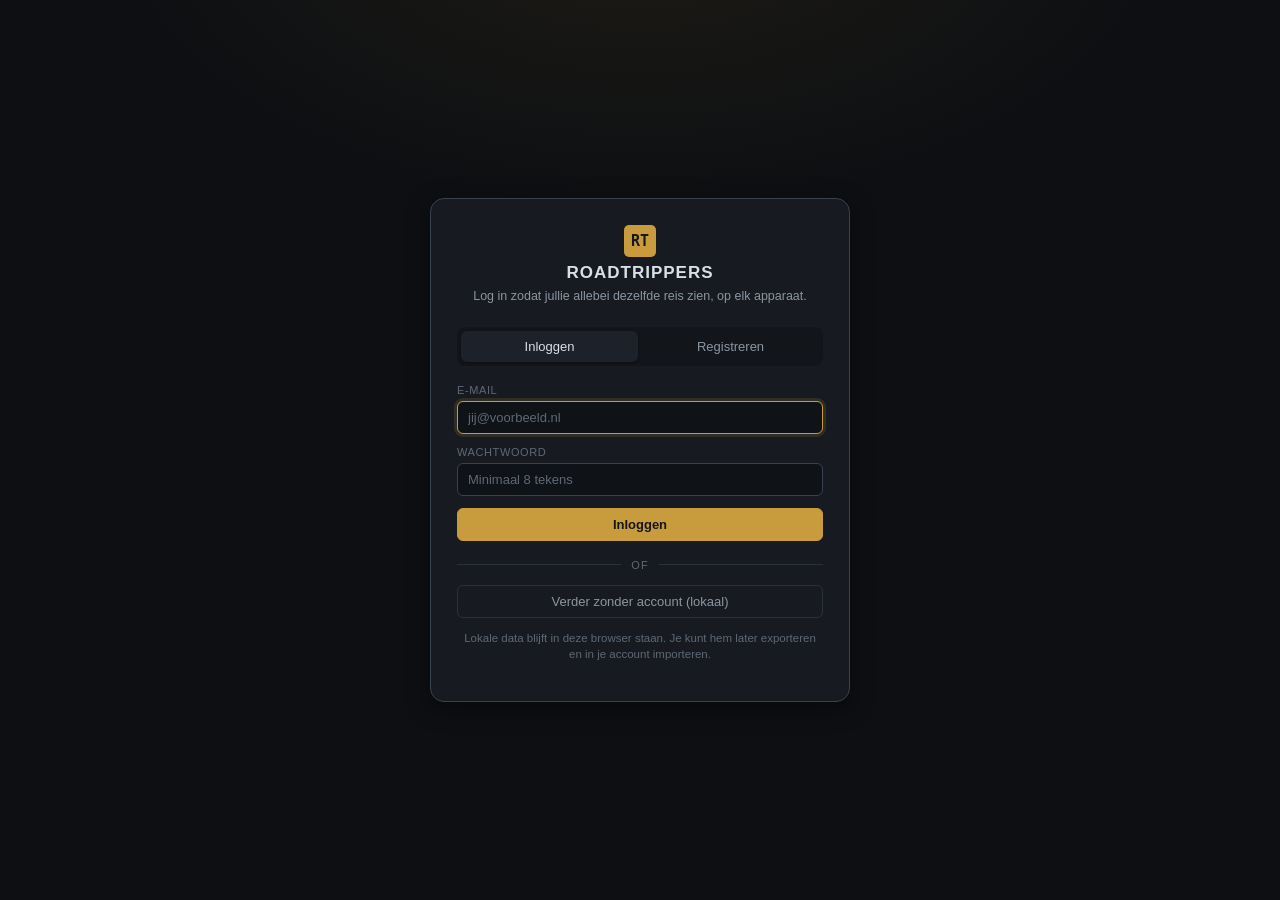
<file: index.html>
<!doctype html>
<html lang="nl">
<head>
  <meta charset="utf-8">
  <meta name="viewport" content="width=device-width, initial-scale=1, viewport-fit=cover">
  <title>Roadtrippers</title>
  <meta name="description" content="Roadtrip-planner voor twee: kaart, route, activiteiten, campings, gear, eten, budget en logboek.">
  <meta name="theme-color" content="#0d0f12">
  <meta name="apple-mobile-web-app-capable" content="yes">
  <meta name="apple-mobile-web-app-status-bar-style" content="black-translucent">

  <link rel="icon" href="data:image/svg+xml,%3Csvg xmlns='http://www.w3.org/2000/svg' viewBox='0 0 32 32'%3E%3Crect width='32' height='32' rx='6' fill='%23c89b3c'/%3E%3Ctext x='16' y='22' font-family='monospace' font-size='16' font-weight='bold' text-anchor='middle' fill='%2316181c'%3ERT%3C/text%3E%3C/svg%3E">

  <link rel="stylesheet" href="css/base.css">
  <link rel="stylesheet" href="css/views.css">
  <link rel="stylesheet" href="css/tarkov.css">

  <style>
    .boot {
      min-height: 100vh; display: grid; place-items: center;
      color: #5e6875; font-size: 13px; letter-spacing: 2px; text-transform: uppercase;
    }
    .boot__mark {
      width: 34px; height: 34px; margin: 0 auto 14px;
      display: grid; place-items: center; border-radius: 7px;
      background: #c89b3c; color: #16181c;
      font-family: monospace; font-size: 16px; font-weight: 800;
      animation: bootpulse 1.2s ease-in-out infinite;
    }
    @keyframes bootpulse { 0%,100% { opacity: 1; } 50% { opacity: .35; } }
  </style>
</head>
<body>

  <div id="app">
    <div class="boot">
      <div>
        <div class="boot__mark">RT</div>
        <div>Roadtrippers laden…</div>
      </div>
    </div>
  </div>

  <div id="toasts"></div>

  <!-- instellingen eerst -->
  <script src="config.js"></script>

  <!-- kern -->
  <script src="js/core.js"></script>
  <script src="js/store.js"></script>
  <script src="js/cloud.js"></script>
  <script src="js/model.js"></script>
  <script src="js/ui.js"></script>

  <!-- tabs, in de volgorde waarin ze in de balk staan -->
  <script src="js/tab-map.js"></script>
  <script src="js/tab-route.js"></script>
  <script src="js/tab-activities.js"></script>
  <script src="js/tab-campsites.js"></script>
  <script src="js/tab-gear.js"></script>
  <script src="js/tab-food.js"></script>
  <script src="js/tab-budget.js"></script>
  <script src="js/tab-log.js"></script>

  <script src="js/app.js"></script>
</body>
</html>
</file>
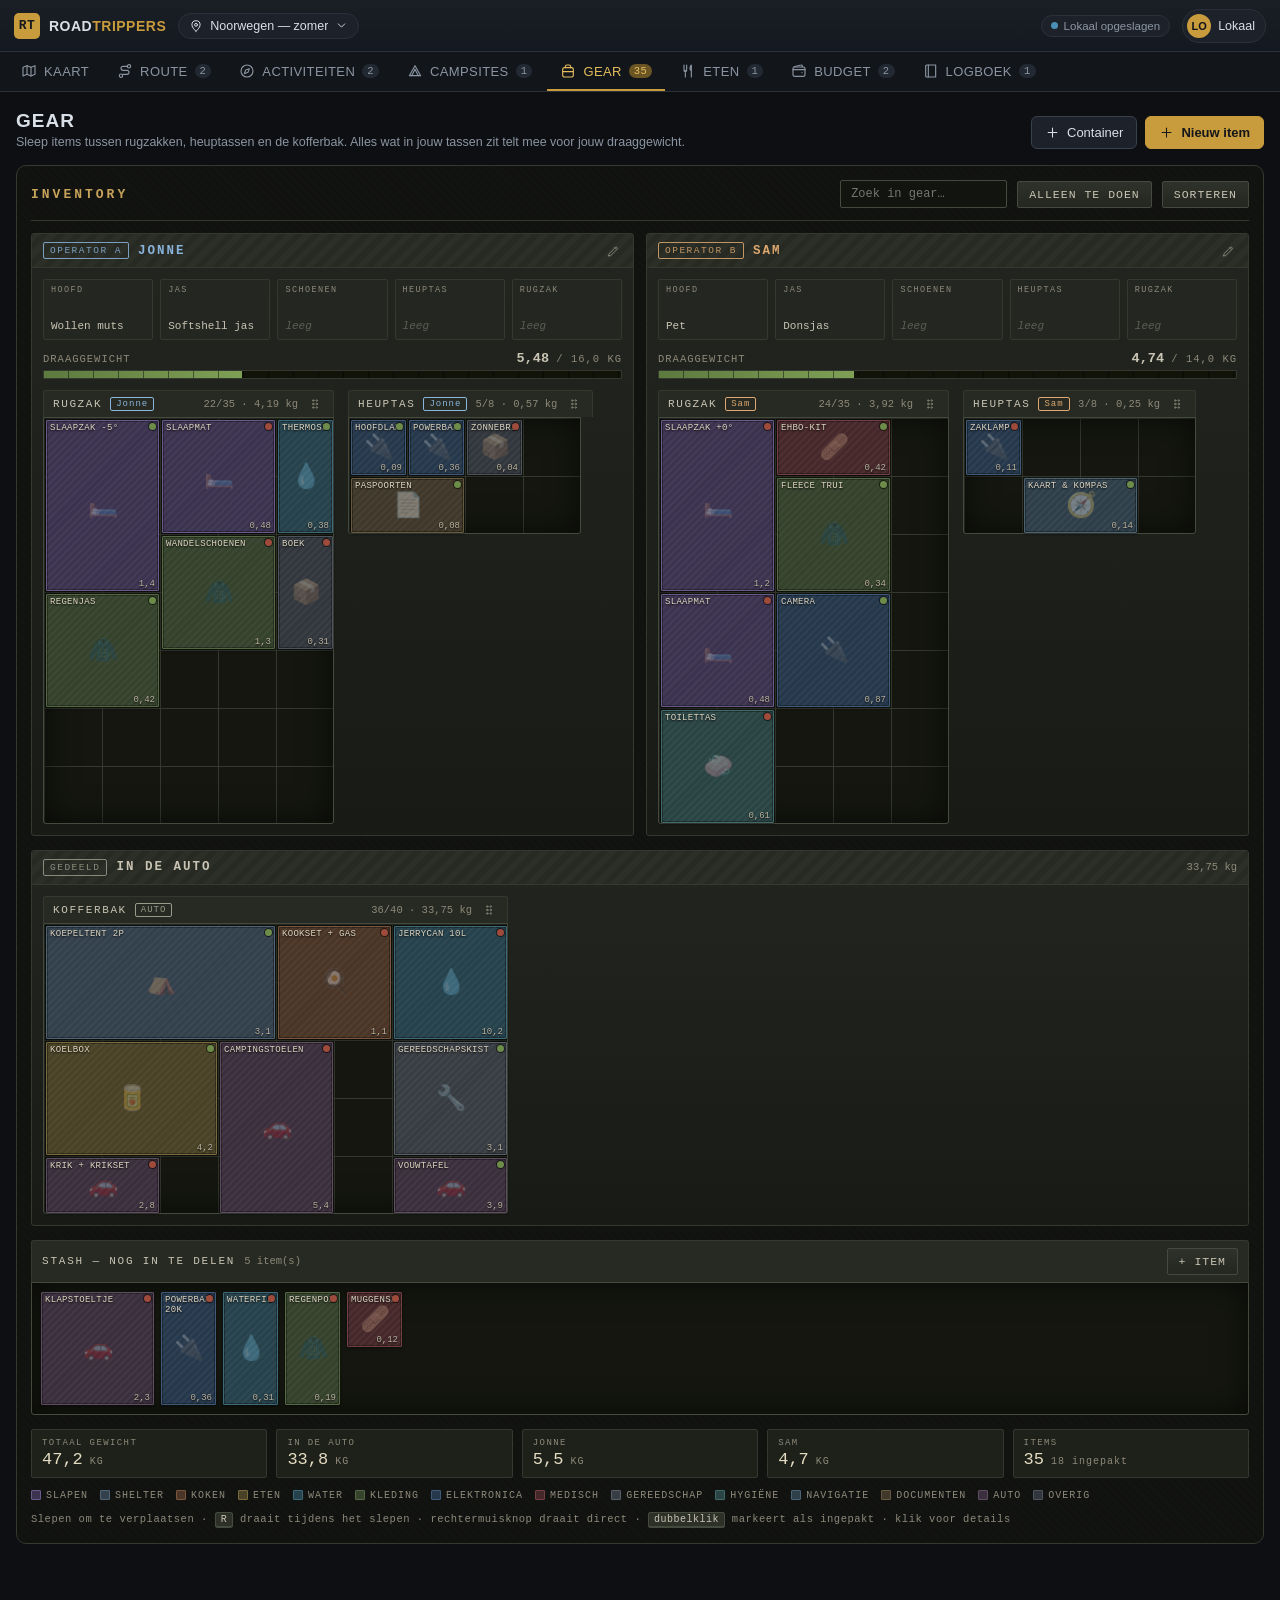
<file: dev/preview.html>
<!doctype html>
<html lang="nl">
<head>
  <meta charset="utf-8">
  <meta name="viewport" content="width=device-width, initial-scale=1">
  <title>Roadtrippers — preview</title>
  <link rel="stylesheet" href="../css/base.css">
  <link rel="stylesheet" href="../css/views.css">
  <link rel="stylesheet" href="../css/tarkov.css">
</head>
<body>
  <!--
    Ontwikkel-preview: vult de app met voorbeelddata (in het geheugen,
    los van je echte reis) en springt direct naar een tab.
    Gebruik:  preview.html?tab=gear
  -->
  <div id="app"></div>
  <div id="toasts"></div>

  <script src="../config.js"></script>
  <script src="../js/core.js"></script>
  <script src="../js/store.js"></script>
  <script src="../js/cloud.js"></script>
  <script src="../js/model.js"></script>
  <script src="../js/ui.js"></script>
  <script src="../js/tab-map.js"></script>
  <script src="../js/tab-route.js"></script>
  <script src="../js/tab-activities.js"></script>
  <script src="../js/tab-campsites.js"></script>
  <script src="../js/tab-gear.js"></script>
  <script src="../js/tab-food.js"></script>
  <script src="../js/tab-budget.js"></script>
  <script src="../js/tab-log.js"></script>

  <script>
  (function () {
    var RT = window.RT;
    var tab = (location.search.match(/tab=([\w-]+)/) || [])[1] || 'gear';
    try { localStorage.setItem('roadtrippers.tab', tab); } catch (e) { }

    RT.store.open('preview');
    RT.model.wipeDemo();
    RT.model.seed();
    RT.model.saveSettings({ tripName: 'Noorwegen — zomer', personA: 'Jonne', personB: 'Sam', capacityA: 16, capacityB: 14 });

    // extra gear zodat het raster er vol en echt uitziet
    var conts = {};
    RT.model.containers().forEach(function (c) { conts[c.owner + ':' + c.name] = c.id; });

    function put(name, cat, w, h, kg, cont, x, y, packed) {
      RT.store.put('gear', {
        name: name, cat: cat, w: w, h: h, weight: kg, qty: 1,
        loc: cont ? { type: 'grid', containerId: conts[cont], x: x, y: y } : { type: 'stash' },
        packed: !!packed, note: ''
      });
    }

    put('Regenjas',       'kleding',     2, 2, 0.42, 'a:Rugzak', 0, 3, true);
    put('Wandelschoenen', 'kleding',     2, 2, 1.25, 'a:Rugzak', 2, 2);
    put('Thermosfles',    'water',       1, 2, 0.38, 'a:Rugzak', 4, 0, true);
    put('Boek',           'overig',      1, 2, 0.31, 'a:Rugzak', 4, 2);
    put('Powerbank',      'elektronica', 1, 1, 0.36, 'a:Heuptas', 1, 0, true);
    put('Zonnebril',      'overig',      1, 1, 0.04, 'a:Heuptas', 2, 0);
    put('Paspoorten',     'documenten',  2, 1, 0.08, 'a:Heuptas', 0, 1, true);

    put('Slaapmat',       'slapen',      2, 2, 0.48, 'b:Rugzak', 0, 3);
    put('Fleece trui',    'kleding',     2, 2, 0.34, 'b:Rugzak', 2, 1, true);
    put('Toilettas',      'hygiene',     2, 2, 0.61, 'b:Rugzak', 0, 5);
    put('Camera',         'elektronica', 2, 2, 0.87, 'b:Rugzak', 2, 3, true);
    put('Zaklamp',        'elektronica', 1, 1, 0.11, 'b:Heuptas', 0, 0);
    put('Kaart & kompas', 'navigatie',   2, 1, 0.14, 'b:Heuptas', 1, 1, true);

    put('Koelbox',        'eten',        3, 2, 4.20, 'shared:Kofferbak', 0, 2, true);
    put('Campingstoelen', 'auto',        2, 3, 5.40, 'shared:Kofferbak', 3, 2);
    put('Gereedschapskist','gereedschap',2, 2, 3.10, 'shared:Kofferbak', 6, 2, true);
    put('Krik + krikset', 'auto',        2, 1, 2.80, 'shared:Kofferbak', 0, 4);
    put('Vouwtafel',      'auto',        2, 1, 3.90, 'shared:Kofferbak', 6, 4, true);

    put('Regenponcho',    'kleding',     1, 2, 0.19, null);
    put('Muggenspray',    'medisch',     1, 1, 0.12, null);
    put('Klapstoeltje',   'auto',        2, 2, 2.30, null);

    // uitrusting aan de slots hangen
    RT.store.put('gear', { name: 'Wollen muts', cat: 'kleding', w: 1, h: 1, weight: 0.08, qty: 1, packed: true, loc: { type: 'slot', person: 'a', slot: 'hoofd' } });
    RT.store.put('gear', { name: 'Softshell jas', cat: 'kleding', w: 2, h: 2, weight: 0.64, qty: 1, packed: true, loc: { type: 'slot', person: 'a', slot: 'jas' } });
    RT.store.put('gear', { name: 'Pet', cat: 'kleding', w: 1, h: 1, weight: 0.06, qty: 1, packed: true, loc: { type: 'slot', person: 'b', slot: 'hoofd' } });
    RT.store.put('gear', { name: 'Donsjas', cat: 'kleding', w: 2, h: 2, weight: 0.51, qty: 1, packed: true, loc: { type: 'slot', person: 'b', slot: 'jas' } });

    RT.ui.mount();
    RT.ui.go(tab);

    // Controle: botsen er items, of vallen ze buiten hun container?
    var problems = [];
    RT.model.containers().forEach(function (c) {
      var occ = {};
      RT.model.gearIn(c.id).forEach(function (g) {
        if (g.loc.x + g.w > c.cols || g.loc.y + g.h > c.rows) {
          problems.push(g.name + ' valt buiten ' + c.owner + ':' + c.name);
        }
        for (var dy = 0; dy < g.h; dy++) for (var dx = 0; dx < g.w; dx++) {
          var k = (g.loc.x + dx) + ',' + (g.loc.y + dy);
          if (occ[k]) problems.push(c.owner + ':' + c.name + ' ' + k + ': ' + g.name + ' ↔ ' + occ[k]);
          occ[k] = g.name;
        }
      });
    });
    document.title = problems.length
      ? 'LAYOUT PROBLEMEN (' + problems.length + '): ' + problems.join(' | ')
      : 'LAYOUT OK — ' + RT.store.count('gear') + ' items';
  })();
  </script>
</body>
</html>
</file>
<file: css/base.css>
/* ============================================================
   base.css — shell, tabs, componenten
   ============================================================ */

:root {
  --bg:        #0d0f12;
  --bg-2:      #12151a;
  --panel:     #171b21;
  --panel-2:   #1d222a;
  --panel-3:   #232932;
  --line:      #2a313b;
  --line-2:    #38414d;
  --txt:       #d8dfe6;
  --txt-dim:   #8b95a2;
  --txt-mute:  #5e6875;

  --accent:    #c89b3c;
  --accent-2:  #e3bd5c;
  --accent-dim:#6b5525;

  --ok:        #6f9e4e;
  --warn:      #d08c3a;
  --bad:       #c0483c;
  --info:      #4a8fb5;

  --pa:        #5b9bd5;   /* persoon A */
  --pb:        #d18a4a;   /* persoon B */

  --radius:    10px;
  --radius-sm: 6px;
  --shadow:    0 6px 24px rgba(0,0,0,.45);
  --mono: ui-monospace, "SF Mono", "Cascadia Mono", "Consolas", "Roboto Mono", monospace;
  --sans: -apple-system, BlinkMacSystemFont, "Segoe UI", Roboto, "Helvetica Neue", Arial, sans-serif;

  color-scheme: dark;
}

* { box-sizing: border-box; }

html, body {
  margin: 0; padding: 0;
  height: 100%;
  background: var(--bg);
  color: var(--txt);
  font-family: var(--sans);
  font-size: 14px;
  -webkit-text-size-adjust: 100%;
}

body.modal-open { overflow: hidden; }

a { color: var(--accent-2); text-decoration: none; }
a:hover { text-decoration: underline; }

::-webkit-scrollbar { width: 10px; height: 10px; }
::-webkit-scrollbar-track { background: var(--bg); }
::-webkit-scrollbar-thumb { background: #2c333d; border-radius: 6px; border: 2px solid var(--bg); }
::-webkit-scrollbar-thumb:hover { background: #3a434f; }

.ic { display: block; }
.ico { display: inline-flex; align-items: center; justify-content: center; }

.muted { color: var(--txt-dim); }
.mute2 { color: var(--txt-mute); }
.small { font-size: 12px; }
.mono { font-family: var(--mono); }
.nowrap { white-space: nowrap; }
.right { text-align: right; }
.center { text-align: center; }
.grow { flex: 1 1 auto; min-width: 0; }
.hidden { display: none !important; }
.truncate { overflow: hidden; text-overflow: ellipsis; white-space: nowrap; }

/* ============================================================
   App shell
   ============================================================ */

#app { display: flex; flex-direction: column; min-height: 100vh; min-height: 100dvh; }

.topbar {
  display: flex; align-items: center; gap: 12px;
  padding: 0 14px; height: 52px;
  background: linear-gradient(180deg, #1a1f26, #141820);
  border-bottom: 1px solid var(--line);
  position: sticky; top: 0; z-index: 40;
}

.brand { display: flex; align-items: center; gap: 9px; font-weight: 700; letter-spacing: .5px; }
.brand__mark {
  width: 26px; height: 26px; flex: none;
  display: grid; place-items: center;
  background: var(--accent); color: #16181c;
  border-radius: 5px; font-family: var(--mono); font-size: 13px; font-weight: 800;
}
.brand__name { font-size: 14px; text-transform: uppercase; }
.brand__name span { color: var(--accent); }

.tripchip {
  display: flex; align-items: center; gap: 7px;
  background: var(--panel-2); border: 1px solid var(--line);
  padding: 5px 10px; border-radius: 999px;
  font-size: 12.5px; cursor: pointer; color: var(--txt);
  max-width: 260px;
}
.tripchip:hover { border-color: var(--line-2); background: var(--panel-3); }
.tripchip__name { overflow: hidden; text-overflow: ellipsis; white-space: nowrap; }

.syncpill {
  display: inline-flex; align-items: center; gap: 6px;
  font-size: 11.5px; padding: 4px 9px; border-radius: 999px;
  border: 1px solid var(--line); background: var(--panel-2); color: var(--txt-dim);
  cursor: pointer; white-space: nowrap;
}
.syncpill .dot { width: 7px; height: 7px; border-radius: 50%; background: var(--txt-mute); flex: none; }
.syncpill[data-status="synced"] .dot { background: var(--ok); }
.syncpill[data-status="syncing"] .dot { background: var(--accent); animation: pulse 1s infinite; }
.syncpill[data-status="error"] .dot { background: var(--bad); }
.syncpill[data-status="offline"] .dot { background: var(--warn); }
.syncpill[data-status="local"] .dot { background: var(--info); }
@keyframes pulse { 0%,100% { opacity: 1; } 50% { opacity: .25; } }

.userbtn {
  display: inline-flex; align-items: center; gap: 7px;
  padding: 4px 10px 4px 4px; border-radius: 999px;
  background: var(--panel-2); border: 1px solid var(--line);
  color: var(--txt); cursor: pointer; font-size: 12.5px;
}
.userbtn:hover { border-color: var(--line-2); }
.avatar {
  width: 24px; height: 24px; border-radius: 50%; flex: none;
  display: grid; place-items: center;
  font-size: 11px; font-weight: 700; color: #10131a;
  background: var(--accent);
}

/* --- tabs --- */

.tabbar {
  display: flex; gap: 2px;
  padding: 0 8px;
  background: var(--bg-2);
  border-bottom: 1px solid var(--line);
  overflow-x: auto; overflow-y: hidden;
  scrollbar-width: none;
  position: sticky; top: 52px; z-index: 35;
}
.tabbar::-webkit-scrollbar { display: none; }

.tab {
  display: inline-flex; align-items: center; gap: 7px;
  padding: 11px 13px 10px;
  border: 0; background: none; color: var(--txt-dim);
  font-size: 13px; font-family: inherit; cursor: pointer;
  white-space: nowrap;
  border-bottom: 2px solid transparent;
  text-transform: uppercase; letter-spacing: .4px;
}
.tab:hover { color: var(--txt); background: rgba(255,255,255,.025); }
.tab.is-active { color: var(--accent-2); border-bottom-color: var(--accent); }
.tab__count {
  font-family: var(--mono); font-size: 10.5px;
  background: var(--panel-3); color: var(--txt-dim);
  padding: 1px 5px; border-radius: 999px;
}
.tab.is-active .tab__count { background: var(--accent-dim); color: var(--accent-2); }

main.view { flex: 1 1 auto; min-height: 0; }
.wrap { max-width: 1480px; margin: 0 auto; padding: 18px 16px 60px; }
.wrap--flush { max-width: none; padding: 0; height: 100%; }

/* --- page head --- */

.pagehead {
  display: flex; align-items: flex-end; gap: 14px; flex-wrap: wrap;
  margin-bottom: 16px;
}
.pagehead h1 {
  margin: 0; font-size: 19px; font-weight: 700;
  text-transform: uppercase; letter-spacing: 1px;
}
.pagehead .sub { color: var(--txt-dim); font-size: 12.5px; margin-top: 3px; }
.pagehead__actions { margin-left: auto; display: flex; gap: 8px; flex-wrap: wrap; }

/* ============================================================
   Buttons / inputs
   ============================================================ */

.btn {
  display: inline-flex; align-items: center; justify-content: center; gap: 7px;
  padding: 8px 13px; border-radius: var(--radius-sm);
  border: 1px solid var(--line-2); background: var(--panel-2); color: var(--txt);
  font-family: inherit; font-size: 13px; cursor: pointer;
  transition: background .12s, border-color .12s, color .12s;
  white-space: nowrap;
}
.btn:hover { background: var(--panel-3); border-color: #4a5563; }
.btn:active { transform: translateY(1px); }
.btn:disabled { opacity: .45; cursor: not-allowed; }
.btn--primary { background: var(--accent); border-color: var(--accent); color: #14161a; font-weight: 600; }
.btn--primary:hover { background: var(--accent-2); border-color: var(--accent-2); }
.btn--danger { background: transparent; border-color: #5d2f2a; color: #e08b81; }
.btn--danger:hover { background: #2a1a18; border-color: var(--bad); }
.btn--ghost { background: transparent; border-color: var(--line); color: var(--txt-dim); }
.btn--ghost:hover { color: var(--txt); background: var(--panel-2); }
.btn--sm { padding: 5px 9px; font-size: 12px; }
.btn--block { width: 100%; }

.iconbtn {
  display: inline-grid; place-items: center;
  width: 30px; height: 30px; flex: none;
  border-radius: var(--radius-sm);
  border: 1px solid transparent; background: transparent;
  color: var(--txt-dim); cursor: pointer;
}
.iconbtn:hover { background: var(--panel-3); color: var(--txt); border-color: var(--line); }
.iconbtn--danger:hover { color: #e08b81; border-color: #5d2f2a; background: #2a1a18; }

.input, select.input, textarea.input {
  width: 100%; padding: 8px 10px;
  background: #0f1216; color: var(--txt);
  border: 1px solid var(--line-2); border-radius: var(--radius-sm);
  font-family: inherit; font-size: 13px;
  outline: none;
}
.input:focus { border-color: var(--accent); box-shadow: 0 0 0 3px rgba(200,155,60,.14); }
.input::placeholder { color: var(--txt-mute); }
textarea.input { resize: vertical; line-height: 1.5; }
select.input { appearance: none; background-image: linear-gradient(45deg, transparent 50%, var(--txt-dim) 50%), linear-gradient(135deg, var(--txt-dim) 50%, transparent 50%); background-position: calc(100% - 16px) 50%, calc(100% - 11px) 50%; background-size: 5px 5px, 5px 5px; background-repeat: no-repeat; padding-right: 30px; }
input[type="checkbox"] { accent-color: var(--accent); width: 15px; height: 15px; }
input[type="range"] { accent-color: var(--accent); }
input[type="date"], input[type="time"] { color-scheme: dark; }

.searchbox { position: relative; display: inline-flex; align-items: center; }
.searchbox .ico { position: absolute; left: 9px; color: var(--txt-mute); pointer-events: none; }
.searchbox .input { padding-left: 30px; min-width: 190px; }

.toolbar {
  display: flex; gap: 8px; align-items: center; flex-wrap: wrap;
  margin-bottom: 14px;
}

.segmented { display: inline-flex; border: 1px solid var(--line-2); border-radius: var(--radius-sm); overflow: hidden; }
.segmented button {
  border: 0; background: var(--panel); color: var(--txt-dim);
  padding: 7px 11px; font-size: 12.5px; font-family: inherit; cursor: pointer;
  border-right: 1px solid var(--line);
}
.segmented button:last-child { border-right: 0; }
.segmented button:hover { color: var(--txt); background: var(--panel-2); }
.segmented button.is-active { background: var(--accent-dim); color: var(--accent-2); }

/* ============================================================
   Cards & lijsten
   ============================================================ */

.card {
  background: var(--panel); border: 1px solid var(--line);
  border-radius: var(--radius); padding: 14px;
}
.card--pad0 { padding: 0; }
.card__head {
  display: flex; align-items: center; gap: 10px;
  padding: 11px 14px; border-bottom: 1px solid var(--line);
}
.card__title { font-size: 13px; font-weight: 700; text-transform: uppercase; letter-spacing: .7px; margin: 0; }
.card__body { padding: 14px; }

.cards { display: grid; gap: 12px; grid-template-columns: repeat(auto-fill, minmax(290px, 1fr)); }
.cards--wide { grid-template-columns: repeat(auto-fill, minmax(380px, 1fr)); }

.entry {
  background: var(--panel); border: 1px solid var(--line);
  border-radius: var(--radius); padding: 13px 14px;
  display: flex; flex-direction: column; gap: 9px;
  position: relative; transition: border-color .12s, transform .12s;
}
.entry:hover { border-color: var(--line-2); }
.entry__top { display: flex; align-items: flex-start; gap: 10px; }
.entry__title { font-size: 14.5px; font-weight: 600; margin: 0; line-height: 1.3; }
.entry__actions { margin-left: auto; display: flex; gap: 2px; opacity: 0; transition: opacity .12s; }
.entry:hover .entry__actions, .entry:focus-within .entry__actions { opacity: 1; }
@media (hover: none) { .entry__actions { opacity: 1; } }
.entry__meta { display: flex; flex-wrap: wrap; gap: 6px 12px; font-size: 12px; color: var(--txt-dim); }
.entry__meta b { color: var(--txt); font-weight: 600; }
.entry__note { font-size: 12.5px; color: var(--txt-dim); line-height: 1.55; white-space: pre-wrap; }

.rowline {
  display: flex; align-items: center; gap: 10px;
  padding: 9px 12px; border-bottom: 1px solid var(--line);
}
.rowline:last-child { border-bottom: 0; }
.rowline:hover { background: rgba(255,255,255,.02); }

.badge {
  display: inline-flex; align-items: center; gap: 5px;
  font-size: 11px; padding: 2px 8px; border-radius: 999px;
  background: var(--panel-3); color: var(--txt-dim);
  border: 1px solid var(--line);
  text-transform: uppercase; letter-spacing: .4px; white-space: nowrap;
}
.badge--ok    { background: rgba(111,158,78,.14);  color: #9ecb7c; border-color: rgba(111,158,78,.35); }
.badge--warn  { background: rgba(208,140,58,.14);  color: #e5b070; border-color: rgba(208,140,58,.35); }
.badge--bad   { background: rgba(192,72,60,.14);   color: #e0897f; border-color: rgba(192,72,60,.35); }
.badge--info  { background: rgba(74,143,181,.14);  color: #82bcdb; border-color: rgba(74,143,181,.35); }
.badge--gold  { background: rgba(200,155,60,.14);  color: var(--accent-2); border-color: rgba(200,155,60,.35); }
.badge--a     { background: rgba(91,155,213,.16);  color: #93c2e8; border-color: rgba(91,155,213,.4); }
.badge--b     { background: rgba(209,138,74,.16);  color: #e8ab74; border-color: rgba(209,138,74,.4); }

.chips { display: flex; flex-wrap: wrap; gap: 5px; }
.chip {
  font-size: 11px; padding: 2px 7px; border-radius: 4px;
  background: var(--panel-2); border: 1px solid var(--line); color: var(--txt-dim);
}

.kpis { display: grid; gap: 10px; grid-template-columns: repeat(auto-fit, minmax(140px, 1fr)); margin-bottom: 16px; }
.kpi {
  background: var(--panel); border: 1px solid var(--line); border-radius: var(--radius);
  padding: 11px 13px;
}
.kpi__label { font-size: 10.5px; text-transform: uppercase; letter-spacing: .8px; color: var(--txt-mute); }
.kpi__value { font-family: var(--mono); font-size: 21px; font-weight: 600; margin-top: 3px; line-height: 1.1; }
.kpi__sub { font-size: 11.5px; color: var(--txt-dim); margin-top: 2px; }
.kpi--accent .kpi__value { color: var(--accent-2); }
.kpi--ok .kpi__value { color: #9ecb7c; }
.kpi--bad .kpi__value { color: #e0897f; }

.bar { height: 6px; background: #0f1216; border-radius: 3px; overflow: hidden; border: 1px solid var(--line); }
.bar__fill { height: 100%; background: var(--accent); transition: width .25s; }
.bar__fill--ok { background: var(--ok); }
.bar__fill--warn { background: var(--warn); }
.bar__fill--bad { background: var(--bad); }

.empty {
  text-align: center; padding: 48px 20px; color: var(--txt-mute);
  border: 1px dashed var(--line-2); border-radius: var(--radius);
  background: rgba(255,255,255,.012);
}
.empty__icon { opacity: .4; margin-bottom: 10px; display: flex; justify-content: center; }
.empty h3 { margin: 0 0 6px; font-size: 15px; color: var(--txt-dim); font-weight: 600; }
.empty p { margin: 0 0 14px; font-size: 13px; max-width: 420px; margin-inline: auto; line-height: 1.6; }

.row { display: flex; gap: 8px; align-items: center; }
.row--wrap { flex-wrap: wrap; }
.stack { display: flex; flex-direction: column; gap: 12px; }
.split { display: grid; gap: 16px; grid-template-columns: minmax(0,2fr) minmax(0,1fr); align-items: start; }

table.tbl { width: 100%; border-collapse: collapse; font-size: 13px; }
table.tbl th {
  text-align: left; font-size: 10.5px; text-transform: uppercase; letter-spacing: .7px;
  color: var(--txt-mute); font-weight: 600; padding: 8px 10px; border-bottom: 1px solid var(--line);
  position: sticky; top: 0; background: var(--panel); z-index: 1;
}
table.tbl td { padding: 8px 10px; border-bottom: 1px solid rgba(42,49,59,.6); vertical-align: middle; }
table.tbl tr:last-child td { border-bottom: 0; }
table.tbl tr:hover td { background: rgba(255,255,255,.02); }
table.tbl td.num, table.tbl th.num { text-align: right; font-family: var(--mono); }
.tblwrap { overflow-x: auto; }

/* ============================================================
   Modal / form / toast
   ============================================================ */

.overlay {
  position: fixed; inset: 0; z-index: 100;
  background: rgba(5,7,10,.72); backdrop-filter: blur(3px);
  display: flex; align-items: flex-start; justify-content: center;
  padding: 24px 16px; overflow-y: auto;
  animation: fadeIn .14s ease;
}
.overlay.is-closing { opacity: 0; transition: opacity .15s; }
@keyframes fadeIn { from { opacity: 0; } to { opacity: 1; } }

.modal {
  background: var(--panel); border: 1px solid var(--line-2);
  border-radius: 12px; box-shadow: var(--shadow);
  width: 100%; max-width: 520px; margin: auto;
  animation: rise .18s cubic-bezier(.2,.8,.3,1);
}
.modal--wide { max-width: 860px; }
@keyframes rise { from { transform: translateY(12px); opacity: 0; } to { transform: none; opacity: 1; } }

.modal__head {
  display: flex; align-items: center; gap: 10px;
  padding: 13px 14px 13px 16px; border-bottom: 1px solid var(--line);
}
.modal__title { margin: 0; font-size: 14px; font-weight: 700; text-transform: uppercase; letter-spacing: .7px; flex: 1; }
.modal__body { padding: 16px; }
.modal__footer {
  display: flex; justify-content: flex-end; gap: 8px;
  padding: 12px 16px; border-top: 1px solid var(--line);
}

.formgrid { display: grid; gap: 12px; grid-template-columns: 1fr 1fr; }
.field { display: flex; flex-direction: column; gap: 5px; }
.field--full { grid-column: 1 / -1; }
.field--third { grid-column: auto; }
.field--check { flex-direction: row; align-items: center; gap: 8px; grid-column: 1 / -1; }
.field--check .field__label { order: 2; }
.field__label { font-size: 11px; text-transform: uppercase; letter-spacing: .6px; color: var(--txt-mute); }
.field__help { font-size: 11.5px; color: var(--txt-mute); line-height: 1.45; }
.field__static { font-size: 13px; padding: 8px 0; font-family: var(--mono); }
.form-divider {
  grid-column: 1 / -1; font-size: 10.5px; text-transform: uppercase; letter-spacing: 1px;
  color: var(--txt-mute); border-top: 1px solid var(--line); padding-top: 12px; margin-top: 2px;
}
.latlng { display: grid; grid-template-columns: 1fr 1fr auto; gap: 6px; }

.geo-results { display: flex; flex-direction: column; gap: 4px; margin-top: 12px; max-height: 300px; overflow-y: auto; }
.geo-item {
  text-align: left; display: flex; flex-direction: column; gap: 2px;
  padding: 8px 10px; background: var(--panel-2); border: 1px solid var(--line);
  border-radius: var(--radius-sm); color: var(--txt); cursor: pointer; font-family: inherit;
}
.geo-item:hover { border-color: var(--accent); }
.geo-item span { font-size: 11.5px; }

#toasts {
  position: fixed; right: 14px; bottom: 14px; z-index: 200;
  display: flex; flex-direction: column; gap: 8px; align-items: flex-end;
  pointer-events: none;
}
.toast {
  display: flex; align-items: center; gap: 8px;
  background: var(--panel-3); border: 1px solid var(--line-2);
  color: var(--txt); padding: 9px 13px; border-radius: var(--radius-sm);
  font-size: 13px; box-shadow: var(--shadow);
  animation: rise .2s ease;
}
.toast.is-out { opacity: 0; transform: translateY(6px); transition: .3s; }
.toast--ok { border-color: rgba(111,158,78,.5); color: #b5d99a; }
.toast--error { border-color: rgba(192,72,60,.5); color: #e8a49b; }

/* ============================================================
   Auth / trip-picker scherm
   ============================================================ */

.gate {
  min-height: 100vh; min-height: 100dvh;
  display: grid; place-items: center; padding: 24px 16px;
  background:
    radial-gradient(900px 500px at 50% -10%, rgba(200,155,60,.09), transparent 60%),
    var(--bg);
}
.gate__box {
  width: 100%; max-width: 420px;
  background: var(--panel); border: 1px solid var(--line-2);
  border-radius: 14px; padding: 26px; box-shadow: var(--shadow);
}
.gate__brand { display: flex; align-items: center; gap: 10px; justify-content: center; margin-bottom: 6px; }
.gate__brand .brand__mark { width: 32px; height: 32px; font-size: 15px; }
.gate__title { text-align: center; font-size: 17px; font-weight: 700; letter-spacing: 1px; text-transform: uppercase; margin: 0 0 4px; }
.gate__sub { text-align: center; color: var(--txt-dim); font-size: 12.5px; margin: 0 0 20px; line-height: 1.55; }
.gate__tabs { display: flex; gap: 4px; background: var(--bg-2); padding: 4px; border-radius: 8px; margin-bottom: 18px; }
.gate__tabs button {
  flex: 1; border: 0; background: transparent; color: var(--txt-dim);
  padding: 8px; border-radius: 6px; cursor: pointer; font-family: inherit; font-size: 13px;
}
.gate__tabs button.is-active { background: var(--panel-2); color: var(--txt); box-shadow: 0 1px 3px rgba(0,0,0,.4); }
.gate__form { display: flex; flex-direction: column; gap: 12px; }
.gate__err {
  background: rgba(192,72,60,.12); border: 1px solid rgba(192,72,60,.4);
  color: #e8a49b; padding: 9px 11px; border-radius: var(--radius-sm); font-size: 12.5px; line-height: 1.5;
}
.gate__info {
  background: rgba(74,143,181,.1); border: 1px solid rgba(74,143,181,.32);
  color: #9fc9e0; padding: 9px 11px; border-radius: var(--radius-sm); font-size: 12.5px; line-height: 1.55;
}
.gate__divider {
  display: flex; align-items: center; gap: 10px; margin: 18px 0 14px;
  color: var(--txt-mute); font-size: 11px; text-transform: uppercase; letter-spacing: 1px;
}
.gate__divider::before, .gate__divider::after { content: ''; flex: 1; height: 1px; background: var(--line); }

.triplist { display: flex; flex-direction: column; gap: 8px; }
.tripitem {
  display: flex; align-items: center; gap: 10px; text-align: left;
  padding: 12px 14px; border-radius: var(--radius-sm);
  background: var(--panel-2); border: 1px solid var(--line);
  color: var(--txt); cursor: pointer; font-family: inherit; width: 100%;
}
.tripitem:hover { border-color: var(--accent); background: var(--panel-3); }
.tripitem strong { font-size: 14px; }
.tripitem .code { font-family: var(--mono); font-size: 11px; color: var(--txt-mute); }

/* ============================================================
   Responsive
   ============================================================ */

@media (max-width: 820px) {
  .split { grid-template-columns: 1fr; }
  .formgrid { grid-template-columns: 1fr; }
  .wrap { padding: 14px 12px 70px; }
  .brand__name { display: none; }
  .tripchip { max-width: 130px; }
  .pagehead h1 { font-size: 17px; }
  .modal { max-width: none; }
}

@media (max-width: 560px) {
  .topbar { gap: 8px; padding: 0 10px; }
  .syncpill span.txt { display: none; }
  .userbtn span.txt { display: none; }
  .cards { grid-template-columns: 1fr; }
  .pagehead__actions { margin-left: 0; width: 100%; }
  .pagehead__actions .btn { flex: 1; }
}

@media print {
  .topbar, .tabbar, .pagehead__actions, .entry__actions { display: none !important; }
  body { background: #fff; color: #000; }
}
</file>
<file: css/views.css>
/* ============================================================
   views.css — stijl per tab (kaart, route, eten, budget, logboek)
   ============================================================ */

/* ============================================================
   Kaart
   ============================================================ */

.wrap--map { max-width: 1480px; margin: 0 auto; padding: 18px 16px 24px; }

.map-wrap { position: relative; border-radius: var(--radius); overflow: hidden; border: 1px solid var(--line); }
.map-host {
  height: clamp(420px, calc(100vh - 300px), 820px);
  background: #0f1216;
}

.leaflet-container { background: #0f1216 !important; font-family: var(--sans) !important; }
.leaflet-tile-pane { filter: invert(1) hue-rotate(180deg) brightness(.96) contrast(.88) saturate(.75); }
.leaflet-bar, .leaflet-control-zoom a {
  background: var(--panel-2) !important; color: var(--txt) !important;
  border-color: var(--line-2) !important;
}
.leaflet-control-zoom a:hover { background: var(--panel-3) !important; }
.leaflet-control-attribution {
  background: rgba(15,18,22,.82) !important; color: var(--txt-mute) !important;
  font-size: 10px !important;
}
.leaflet-control-attribution a { color: var(--txt-dim) !important; }
.leaflet-popup-content-wrapper, .leaflet-popup-tip {
  background: var(--panel-2) !important; color: var(--txt) !important;
  border: 1px solid var(--line-2);
  box-shadow: var(--shadow) !important;
}
.leaflet-popup-content { margin: 11px 13px !important; font-size: 13px; }
.leaflet-popup-close-button { color: var(--txt-dim) !important; }

.mapop strong { display: block; font-size: 13.5px; margin-bottom: 3px; }
.mapop__meta { font-size: 11.5px; color: var(--txt-dim); }
.mapop__note { font-size: 12px; color: var(--txt-dim); margin-top: 6px; max-width: 220px; }
.mapop__btn {
  margin-top: 9px; width: 100%;
  background: var(--accent); color: #14161a; border: 0;
  padding: 5px 10px; border-radius: 4px; font-family: inherit; font-size: 12px;
  font-weight: 600; cursor: pointer;
}
.mapop__btn:hover { background: var(--accent-2); }

.mk {
  width: 26px; height: 26px; border-radius: 50%;
  display: grid; place-items: center;
  font-size: 12px; font-weight: 700; color: #11140f;
  border: 2px solid rgba(0,0,0,.45);
  box-shadow: 0 2px 6px rgba(0,0,0,.55);
}
.mk--day      { background: var(--accent); font-family: var(--mono); }
.mk--campsite { background: #6f9e4e; }
.mk--activity { background: #4a8fb5; color: #0e1418; }
.mk--waypoint { background: #b0b6be; }
.mk--mini { width: 17px; height: 17px; font-size: 9px; border-width: 1px; box-shadow: none; }

.map-legend {
  position: absolute; top: 10px; right: 10px; z-index: 500;
  background: rgba(19,22,27,.93); border: 1px solid var(--line-2);
  border-radius: var(--radius-sm); padding: 8px 10px;
  display: flex; flex-direction: column; gap: 6px;
  backdrop-filter: blur(4px);
}
.map-legend__row { display: flex; align-items: center; gap: 7px; font-size: 11.5px; color: var(--txt-dim); cursor: pointer; }
.map-legend__row:hover { color: var(--txt); }
.map-legend__line { width: 17px; height: 0; border-top: 2px dashed var(--accent); }

.map-tools {
  position: absolute; left: 10px; bottom: 10px; z-index: 500;
  display: flex; gap: 6px; flex-wrap: wrap; max-width: calc(100% - 20px);
}
.map-tools .btn { background: rgba(19,22,27,.93); backdrop-filter: blur(4px); }

.map-banner {
  position: absolute; left: 50%; top: 12px; transform: translateX(-50%);
  z-index: 500; max-width: min(520px, calc(100% - 24px));
  background: rgba(192,72,60,.92); color: #fff;
  padding: 9px 13px; border-radius: var(--radius-sm);
  font-size: 12.5px; line-height: 1.5; box-shadow: var(--shadow);
}

@media (max-width: 700px) {
  .map-host { height: clamp(380px, calc(100vh - 260px), 640px); }
  .map-legend { top: 8px; right: 8px; padding: 6px 8px; }
  .map-legend__row { font-size: 10.5px; }
}

/* ============================================================
   Route
   ============================================================ */

.daylist { display: flex; flex-direction: column; gap: 4px; }

.dayrow { display: flex; gap: 12px; }
.dayrow__rail { display: flex; flex-direction: column; align-items: center; width: 30px; flex: none; padding-top: 13px; }
.dayrow__num {
  width: 28px; height: 28px; flex: none; border-radius: 50%;
  display: grid; place-items: center;
  background: var(--panel-3); border: 1px solid var(--line-2);
  color: var(--accent-2); font-family: var(--mono); font-size: 12px; font-weight: 700;
}
.dayrow__line { width: 2px; flex: 1 1 auto; background: var(--line); margin: 6px 0 0; min-height: 16px; }
.dayrow__body { flex: 1 1 auto; min-width: 0; margin-bottom: 10px; }

.dayrow__links { display: flex; flex-wrap: wrap; gap: 6px; }
.linkchip {
  display: inline-flex; align-items: center; gap: 5px;
  font-size: 11.5px; padding: 3px 9px; border-radius: 999px;
  background: var(--panel-2); border: 1px solid var(--line);
  color: var(--txt-dim); cursor: pointer; font-family: inherit;
  max-width: 240px; overflow: hidden; text-overflow: ellipsis; white-space: nowrap;
}
.linkchip:hover { border-color: var(--line-2); color: var(--txt); }
.linkchip__ok { color: #9ecb7c; }

.linkbtn {
  background: none; border: 0; padding: 0; cursor: pointer;
  color: var(--accent-2); font-family: inherit; font-size: inherit;
  display: inline-flex; align-items: center; gap: 4px;
}
.linkbtn:hover { text-decoration: underline; }

/* ============================================================
   Activiteiten / campings
   ============================================================ */

.entry--ok { border-left: 3px solid var(--ok); }

.entry__tick {
  width: 20px; height: 20px; flex: none; margin-top: 2px;
  border-radius: 4px; border: 1.5px solid var(--line-2);
  background: transparent; color: var(--ok); cursor: pointer;
  display: grid; place-items: center; padding: 0;
}
.entry__tick:hover { border-color: var(--accent); }

.stars { display: inline-flex; gap: 1px; }
.star {
  background: none; border: 0; padding: 1px; cursor: pointer;
  color: var(--line-2); display: grid; place-items: center;
}
.star.is-on { color: var(--accent); }
.star:hover { color: var(--accent-2); }

/* ============================================================
   Eten
   ============================================================ */

.meal {
  display: flex; align-items: flex-start; gap: 10px;
  padding: 10px 14px; border-bottom: 1px solid var(--line);
}
.meal:last-child { border-bottom: 0; }
.meal:hover { background: rgba(255,255,255,.02); }
.meal__type {
  font-size: 9.5px; text-transform: uppercase; letter-spacing: .8px;
  background: var(--panel-3); border: 1px solid var(--line); color: var(--txt-dim);
  padding: 3px 7px; border-radius: 3px; flex: none; margin-top: 1px; min-width: 56px; text-align: center;
}
.meal__name { font-size: 13.5px; font-weight: 600; }

.groc-cat {
  font-size: 10px; text-transform: uppercase; letter-spacing: 1.2px;
  color: var(--txt-mute); padding: 10px 14px 5px;
  background: rgba(255,255,255,.015); border-top: 1px solid var(--line);
}
.groc {
  display: flex; align-items: center; gap: 9px;
  padding: 7px 14px; border-bottom: 1px solid rgba(42,49,59,.55);
  cursor: pointer;
}
.groc:hover { background: rgba(255,255,255,.02); }
.groc__name { font-size: 13px; }
.groc__qty { font-family: var(--mono); font-size: 11.5px; color: var(--txt-dim); }
.groc.is-done .groc__name { text-decoration: line-through; color: var(--txt-mute); }
.groc.is-done .groc__qty { color: var(--txt-mute); }

/* ============================================================
   Budget
   ============================================================ */

.settle { border-left: 3px solid var(--line-2); }
.settle--open { border-left-color: var(--accent); }

/* ============================================================
   Logboek
   ============================================================ */

.loglist { display: flex; flex-direction: column; gap: 14px; }

.logentry { display: flex; gap: 12px; }
.logentry__date {
  width: 54px; flex: none; text-align: center;
  background: var(--panel); border: 1px solid var(--line); border-radius: var(--radius);
  padding: 9px 4px; height: fit-content;
}
.logentry__d { font-family: var(--mono); font-size: 21px; font-weight: 700; color: var(--accent-2); line-height: 1; }
.logentry__m { font-size: 10px; text-transform: uppercase; letter-spacing: 1px; color: var(--txt-mute); margin-top: 3px; }
.logentry__w { font-size: 15px; margin-top: 6px; }
.logentry__mood {
  font-size: 13.5px; font-style: italic; color: var(--accent-2);
  border-left: 2px solid var(--accent-dim); padding-left: 10px;
}

.photos { display: grid; grid-template-columns: repeat(auto-fill, minmax(96px, 1fr)); gap: 6px; }
.photo {
  padding: 0; border: 1px solid var(--line); border-radius: var(--radius-sm);
  overflow: hidden; cursor: pointer; background: var(--bg-2); aspect-ratio: 4/3;
}
.photo img { width: 100%; height: 100%; object-fit: cover; display: block; }
.photo:hover { border-color: var(--accent); }

@media (max-width: 560px) {
  .logentry__date { width: 46px; }
  .logentry__d { font-size: 18px; }
  .dayrow__rail { width: 24px; }
  .dayrow__num { width: 24px; height: 24px; font-size: 11px; }
}

/* ============================================================
   Menu-items met waarschuwing
   ============================================================ */

.tripitem--danger { border-color: #4a2a26; }
.tripitem--danger:hover { border-color: var(--bad); background: #241816; }
.tripitem--danger strong { color: #e08b81; }
</file>
<file: css/tarkov.css>
/* ============================================================
   tarkov.css — inventory-skin voor de GEAR-tab
   ============================================================ */

.tk {
  --cell: 58px;
  --tk-bg: #191b18;
  --tk-bg-2: #20231f;
  --tk-slot: #2b2e29;
  --tk-slot-2: #232621;
  --tk-line: #34382f;
  --tk-line-2: #454a3e;
  --tk-txt: #c9c4b4;
  --tk-dim: #8e897a;
  --tk-gold: #c8a35a;
  --tk-green: #6d8c4a;
  --tk-red: #9e4b3c;

  font-family: var(--mono);
  color: var(--tk-txt);
  background:
    linear-gradient(rgba(12,13,11,.55), rgba(12,13,11,.55)),
    repeating-linear-gradient(45deg, #1a1c19 0 3px, #171916 3px 6px);
  border: 1px solid var(--tk-line);
  border-radius: var(--radius);
  padding: 14px;
}

@media (max-width: 1180px) { .tk { --cell: 50px; } }
@media (max-width: 700px)  { .tk { --cell: 44px; padding: 10px; } }
@media (max-width: 380px)  { .tk { --cell: 39px; } }

.tk ::selection { background: var(--tk-gold); color: #15170f; }

/* ---------- kop ---------- */

.tk-top {
  display: flex; align-items: center; gap: 10px; flex-wrap: wrap;
  padding-bottom: 12px; margin-bottom: 12px;
  border-bottom: 1px solid var(--tk-line);
}
.tk-top__title {
  font-size: 13px; letter-spacing: 3px; text-transform: uppercase;
  color: var(--tk-gold); font-weight: 700; margin: 0;
}
.tk-top__spacer { flex: 1 1 auto; }

.tk-btn {
  font-family: var(--mono); font-size: 11.5px; letter-spacing: 1px; text-transform: uppercase;
  padding: 6px 11px; cursor: pointer;
  background: linear-gradient(180deg, #2e322a, #24271f);
  border: 1px solid var(--tk-line-2); color: var(--tk-txt);
  border-radius: 2px;
}
.tk-btn:hover { border-color: var(--tk-gold); color: #e6dcc2; }
.tk-btn:active { transform: translateY(1px); }
.tk-btn--gold { background: linear-gradient(180deg, #4a3d1f, #3a3018); border-color: #6c5827; color: var(--tk-gold); }
.tk-btn--gold:hover { background: linear-gradient(180deg, #5c4b26, #46391d); }
.tk-btn:disabled { opacity: .4; cursor: not-allowed; }

.tk-search {
  font-family: var(--mono); font-size: 12px;
  background: #121410; border: 1px solid var(--tk-line-2); color: var(--tk-txt);
  padding: 6px 10px; border-radius: 2px; min-width: 150px; outline: none;
}
.tk-search:focus { border-color: var(--tk-gold); }

/* ---------- layout ---------- */

.tk-people { display: grid; grid-template-columns: 1fr 1fr; gap: 12px; margin-bottom: 14px; }
@media (max-width: 900px) { .tk-people { grid-template-columns: 1fr; } }

.tk-panel {
  background: linear-gradient(180deg, rgba(36,39,33,.9), rgba(25,27,23,.9));
  border: 1px solid var(--tk-line);
  border-radius: 3px;
  overflow: hidden;
}
.tk-panel__head {
  display: flex; align-items: center; gap: 9px;
  padding: 8px 11px;
  background:
    repeating-linear-gradient(135deg, rgba(255,255,255,.022) 0 6px, transparent 6px 12px),
    #262a22;
  border-bottom: 1px solid var(--tk-line);
}
.tk-panel__name {
  font-size: 12.5px; letter-spacing: 2px; text-transform: uppercase; font-weight: 700;
}
.tk-panel__tag {
  font-size: 9.5px; letter-spacing: 1.5px; text-transform: uppercase;
  padding: 2px 6px; border-radius: 2px; border: 1px solid currentColor; opacity: .85;
}
.tk-panel--a .tk-panel__name, .tk-panel--a .tk-panel__tag { color: #8ab4dd; }
.tk-panel--b .tk-panel__name, .tk-panel--b .tk-panel__tag { color: #dda76f; }
.tk-panel__body { padding: 11px; }

/* ---------- uitrustingsslots ---------- */

.tk-slots { display: flex; flex-wrap: wrap; gap: 7px; }
.tk-slot {
  position: relative;
  min-width: calc(var(--cell) * 1.6);
  height: calc(var(--cell) * 1.05);
  flex: 1 1 calc(var(--cell) * 1.6);
  background: var(--tk-slot-2);
  border: 1px solid var(--tk-line);
  border-radius: 2px;
  display: flex; flex-direction: column; justify-content: space-between;
  padding: 5px 7px; cursor: pointer;
  transition: border-color .12s, background .12s;
}
.tk-slot:hover { border-color: var(--tk-line-2); background: var(--tk-slot); }
.tk-slot.is-target { border-color: var(--tk-green); background: rgba(109,140,74,.16); }
.tk-slot.is-blocked { border-color: var(--tk-red); background: rgba(158,75,60,.16); }
.tk-slot__label {
  font-size: 8.5px; letter-spacing: 1.4px; text-transform: uppercase; color: var(--tk-dim);
}
.tk-slot__val { font-size: 11px; color: var(--tk-txt); line-height: 1.25; }
.tk-slot--empty .tk-slot__val { color: #5d5f56; font-style: italic; }

/* ---------- gewichtsbalk ---------- */

.tk-weight { margin-top: 11px; }
.tk-weight__row {
  display: flex; justify-content: space-between; align-items: baseline;
  font-size: 10.5px; letter-spacing: 1px; text-transform: uppercase; color: var(--tk-dim);
  margin-bottom: 4px;
}
.tk-weight__row b { font-size: 13.5px; color: var(--tk-txt); letter-spacing: 0; }
.tk-weight__track {
  height: 9px; background: #111309; border: 1px solid var(--tk-line);
  border-radius: 1px; overflow: hidden; position: relative;
}
.tk-weight__fill {
  height: 100%; width: 0;
  background: linear-gradient(90deg, #5d7a3f, #7ea055);
  transition: width .3s ease;
}
.tk-weight__fill.is-warn { background: linear-gradient(90deg, #8a6a2c, #b98f3c); }
.tk-weight__fill.is-over { background: linear-gradient(90deg, #7d3a2e, #a9503f); }
.tk-weight__ticks {
  position: absolute; inset: 0;
  background-image: repeating-linear-gradient(90deg, transparent 0 24px, rgba(0,0,0,.45) 24px 25px);
  pointer-events: none;
}

/* ---------- containers ---------- */

.tk-containers { display: flex; flex-wrap: wrap; gap: 14px; align-items: flex-start; }

.tk-cont { flex: 0 0 auto; }
.tk-cont__head {
  display: flex; align-items: center; gap: 8px;
  padding: 6px 9px;
  background: #262a22; border: 1px solid var(--tk-line); border-bottom: 0;
  border-radius: 3px 3px 0 0;
}
.tk-cont__name { font-size: 11px; letter-spacing: 1.6px; text-transform: uppercase; }
.tk-cont__owner { font-size: 9px; letter-spacing: 1px; padding: 1px 5px; border: 1px solid currentColor; border-radius: 2px; }
.tk-cont__owner[data-owner="a"] { color: #8ab4dd; }
.tk-cont__owner[data-owner="b"] { color: #dda76f; }
.tk-cont__owner[data-owner="shared"] { color: #9a9a8a; }
.tk-cont__stat { margin-left: auto; font-size: 10.5px; color: var(--tk-dim); }
.tk-cont__gear { opacity: .55; cursor: pointer; background: none; border: 0; color: inherit; padding: 0 2px; display: grid; place-items: center; }
.tk-cont__gear:hover { opacity: 1; color: var(--tk-gold); }

/* het raster zelf */
.tk-grid {
  position: relative;
  width: calc(var(--cols) * var(--cell) + 1px);
  height: calc(var(--rows) * var(--cell) + 1px);
  background-color: #14160f;
  background-image:
    linear-gradient(to right, var(--tk-line) 1px, transparent 1px),
    linear-gradient(to bottom, var(--tk-line) 1px, transparent 1px);
  background-size: var(--cell) var(--cell);
  border: 1px solid var(--tk-line-2);
  border-radius: 0 0 3px 3px;
  box-shadow: inset 0 0 32px rgba(0,0,0,.6);
  touch-action: none;
}
.tk-grid.is-dropzone { border-color: var(--tk-gold); }

/* drop-preview */
.tk-preview {
  position: absolute; pointer-events: none; z-index: 5;
  left: calc(var(--x) * var(--cell) + 1px);
  top: calc(var(--y) * var(--cell) + 1px);
  width: calc(var(--w) * var(--cell) - 1px);
  height: calc(var(--h) * var(--cell) - 1px);
  border: 1px solid var(--tk-green);
  background: rgba(109,140,74,.22);
}
.tk-preview.is-bad { border-color: var(--tk-red); background: rgba(158,75,60,.24); }

/* ---------- items ---------- */

.tk-item {
  position: absolute; z-index: 2;
  left: calc(var(--x) * var(--cell) + 2px);
  top: calc(var(--y) * var(--cell) + 2px);
  width: calc(var(--w) * var(--cell) - 3px);
  height: calc(var(--h) * var(--cell) - 3px);
  background: var(--item-bg, #2f342b);
  border: 1px solid var(--item-line, #4a5340);
  border-radius: 1px;
  cursor: grab;
  overflow: hidden;
  user-select: none; -webkit-user-select: none;
  touch-action: none;
  box-shadow: inset 0 0 0 1px rgba(0,0,0,.35), 0 1px 3px rgba(0,0,0,.5);
  transition: box-shadow .12s, filter .12s;
}
.tk-item:hover { filter: brightness(1.18); box-shadow: inset 0 0 0 1px rgba(0,0,0,.35), 0 0 0 1px var(--tk-gold); z-index: 3; }
.tk-item.is-dragging { opacity: .28; cursor: grabbing; }
.tk-item.is-dim { opacity: .22; filter: grayscale(.7); }
.tk-item.is-hit { box-shadow: inset 0 0 0 1px rgba(0,0,0,.35), 0 0 0 2px var(--tk-gold); }

.tk-item::after {
  content: ''; position: absolute; inset: 0;
  background: repeating-linear-gradient(135deg, rgba(255,255,255,.04) 0 2px, transparent 2px 5px);
  pointer-events: none;
}
.tk-item__name {
  position: absolute; left: 3px; right: 3px; top: 2px;
  font-size: 9px; line-height: 1.15; letter-spacing: .3px;
  text-transform: uppercase; color: #ded7c3;
  text-shadow: 0 1px 2px rgba(0,0,0,.9);
  overflow: hidden; display: -webkit-box; -webkit-line-clamp: 3; -webkit-box-orient: vertical;
  z-index: 2;
}
.tk-item__glyph {
  position: absolute; inset: 0; display: grid; place-items: center;
  font-size: calc(var(--cell) * 0.42); opacity: .32; filter: grayscale(.35);
  pointer-events: none;
}
.tk-item__w {
  position: absolute; right: 3px; bottom: 1px;
  font-size: 9px; color: #b9b2a0; text-shadow: 0 1px 2px rgba(0,0,0,.9); z-index: 2;
}
.tk-item__qty {
  position: absolute; left: 3px; bottom: 1px;
  font-size: 9px; color: var(--tk-gold); text-shadow: 0 1px 2px rgba(0,0,0,.9); z-index: 2;
}
.tk-item__flag {
  position: absolute; right: 2px; top: 2px; width: 7px; height: 7px; border-radius: 50%;
  z-index: 2; box-shadow: 0 0 0 1px rgba(0,0,0,.6);
}
.tk-item__flag--packed { background: var(--tk-green); }
.tk-item__flag--todo   { background: var(--tk-red); }

/* sleep-spook */
.tk-ghost {
  position: fixed; z-index: 500; pointer-events: none;
  opacity: .9; transform-origin: center;
  box-shadow: 0 8px 24px rgba(0,0,0,.7);
  font-family: var(--mono);
  color: #c9c4b4;
}

/* ---------- stash ---------- */

.tk-stash { margin-top: 14px; }
.tk-stash__head {
  display: flex; align-items: center; gap: 9px; flex-wrap: wrap;
  padding: 7px 10px; background: #262a22;
  border: 1px solid var(--tk-line); border-bottom: 0; border-radius: 3px 3px 0 0;
}
.tk-stash__title { font-size: 11px; letter-spacing: 1.8px; text-transform: uppercase; }
.tk-stash__body {
  border: 1px solid var(--tk-line-2); border-radius: 0 0 3px 3px;
  background: #14160f; box-shadow: inset 0 0 32px rgba(0,0,0,.6);
  padding: 9px; min-height: calc(var(--cell) * 1.6);
  display: flex; flex-wrap: wrap; gap: 7px;
  align-content: flex-start;
  position: relative;
}
.tk-stash__body.is-dropzone { border-color: var(--tk-gold); background: #191c12; }
.tk-stash .tk-item {
  position: relative; left: auto; top: auto;
  width: calc(var(--w) * var(--cell) - 3px);
  height: calc(var(--h) * var(--cell) - 3px);
  flex: none;
}
.tk-stash__empty {
  color: #5d5f56; font-size: 11px; letter-spacing: 1px; text-transform: uppercase;
  padding: 14px; width: 100%; text-align: center;
}

/* ---------- inspect ---------- */

.tk-inspect {
  border: 1px solid var(--tk-line-2); border-radius: 3px;
  background: linear-gradient(180deg, #272b22, #1c1f19);
  padding: 12px; min-width: 210px;
}
.tk-inspect__name { font-size: 13px; letter-spacing: 1px; text-transform: uppercase; color: #e6dcc2; margin: 0 0 8px; }
.tk-inspect__rows { display: grid; grid-template-columns: auto 1fr; gap: 4px 12px; font-size: 11.5px; }
.tk-inspect__rows dt { color: var(--tk-dim); text-transform: uppercase; letter-spacing: 1px; font-size: 9.5px; align-self: center; }
.tk-inspect__rows dd { margin: 0; color: var(--tk-txt); }
.tk-inspect__note { margin-top: 10px; font-size: 11.5px; color: var(--tk-dim); line-height: 1.5; white-space: pre-wrap; }
.tk-inspect__actions { display: flex; gap: 6px; margin-top: 12px; flex-wrap: wrap; }

/* ---------- legenda + hint ---------- */

.tk-legend { display: flex; flex-wrap: wrap; gap: 5px 12px; margin-top: 12px; font-size: 10px; color: var(--tk-dim); }
.tk-legend__item { display: inline-flex; align-items: center; gap: 5px; text-transform: uppercase; letter-spacing: 1px; }
.tk-legend__sw { width: 10px; height: 10px; border: 1px solid rgba(0,0,0,.5); border-radius: 1px; }

.tk-hint {
  margin-top: 10px; font-size: 10.5px; color: var(--tk-dim);
  letter-spacing: .5px; line-height: 1.7;
}
.tk-hint kbd {
  font-family: var(--mono); font-size: 10px;
  background: #2c3027; border: 1px solid var(--tk-line-2); border-bottom-width: 2px;
  border-radius: 3px; padding: 1px 5px; color: var(--tk-txt);
}

/* ---------- statistieken onderaan ---------- */

.tk-stats { display: grid; grid-template-columns: repeat(auto-fit, minmax(120px, 1fr)); gap: 9px; margin-top: 14px; }
.tk-stat {
  background: #1d211a; border: 1px solid var(--tk-line); border-radius: 2px; padding: 8px 10px;
}
.tk-stat__k { font-size: 9px; letter-spacing: 1.4px; text-transform: uppercase; color: var(--tk-dim); }
.tk-stat__v { font-size: 17px; color: #e6dcc2; margin-top: 2px; }
.tk-stat__v small { font-size: 10px; color: var(--tk-dim); letter-spacing: 1px; }
</file>
